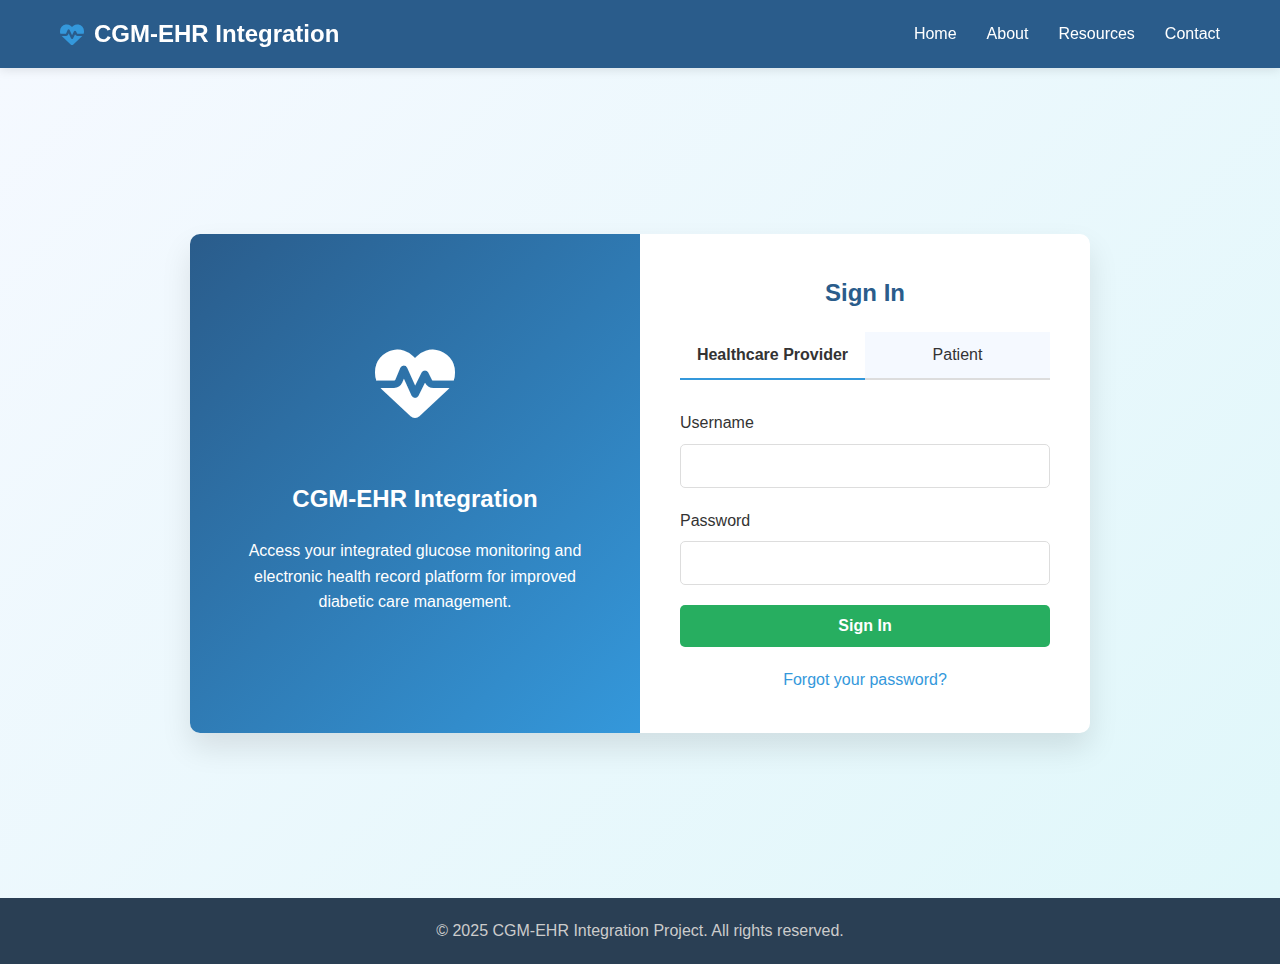
<file: login.html>
<!DOCTYPE html>
<html lang="en">
<head>
    <meta charset="UTF-8">
    <meta name="viewport" content="width=device-width, initial-scale=1.0">
    <title>Login - CGM-EHR Integration</title>
    <link rel="stylesheet" href="https://cdnjs.cloudflare.com/ajax/libs/font-awesome/6.4.0/css/all.min.css">
    <style>
        * {
            margin: 0;
            padding: 0;
            box-sizing: border-box;
        }

        body {
            font-family: 'Arial', sans-serif;
            line-height: 1.6;
            color: #333;
            background-color: #f9f9f9;
        }

        .container {
            max-width: 1200px;
            margin: 0 auto;
            padding: 0 20px;
        }

        /* Header Styles */
        header {
            background-color: #2a5c8b;
            color: white;
            padding: 15px 0;
            position: sticky;
            top: 0;
            z-index: 100;
            box-shadow: 0 2px 10px rgba(0, 0, 0, 0.1);
        }

        .header-container {
            display: flex;
            justify-content: space-between;
            align-items: center;
        }

        .logo {
            font-size: 24px;
            font-weight: bold;
            color: white;
            display: flex;
            align-items: center;
            text-decoration: none;
        }

        .logo i {
            margin-right: 10px;
            color: #3498db;
        }

        nav ul {
            display: flex;
            list-style: none;
        }

        nav ul li {
            margin-left: 30px;
        }

        nav ul li a {
            color: white;
            padding: 5px 0;
            font-weight: 500;
            position: relative;
            text-decoration: none;
        }

        nav ul li a::after {
            content: '';
            position: absolute;
            bottom: -5px;
            left: 0;
            width: 0%;
            height: 2px;
            background-color: #3498db;
            transition: width 0.3s;
        }

        nav ul li a:hover::after {
            width: 100%;
        }

        /* Login Section Styles */
        .login-section {
            padding: 80px 0;
            display: flex;
            justify-content: center;
            align-items: center;
            min-height: calc(100vh - 70px);
            background: linear-gradient(135deg, #f5f9ff 0%, #e0f7fa 100%);
        }

        .login-container {
            display: flex;
            max-width: 900px;
            background-color: white;
            border-radius: 10px;
            overflow: hidden;
            box-shadow: 0 15px 30px rgba(0, 0, 0, 0.1);
        }

        .login-image {
            width: 50%;
            background: linear-gradient(135deg, #2a5c8b 0%, #3498db 100%);
            padding: 40px;
            display: flex;
            flex-direction: column;
            justify-content: center;
            align-items: center;
            color: white;
        }

        .login-image h2 {
            font-size: 24px;
            margin-bottom: 20px;
            color: white;
        }

        .login-image p {
            text-align: center;
            margin-bottom: 30px;
        }

        .login-icon {
            font-size: 80px;
            margin-bottom: 30px;
        }

        .login-form-container {
            width: 50%;
            padding: 40px;
        }

        .login-form-container h2 {
            color: #2a5c8b;
            margin-bottom: 20px;
            font-size: 24px;
            text-align: center;
        }

        .login-tabs {
            display: flex;
            margin-bottom: 30px;
        }

        .login-tab {
            flex: 1;
            text-align: center;
            padding: 10px;
            cursor: pointer;
            background-color: #f5f9ff;
            border-bottom: 2px solid #ddd;
            transition: all 0.3s;
        }

        .login-tab.active {
            background-color: white;
            border-bottom: 2px solid #3498db;
            font-weight: bold;
        }

        .form-group {
            margin-bottom: 20px;
        }

        .form-group label {
            display: block;
            margin-bottom: 8px;
            font-weight: 500;
        }

        .form-group input {
            width: 100%;
            padding: 12px 15px;
            border: 1px solid #ddd;
            border-radius: 5px;
            font-size: 16px;
            transition: border-color 0.3s;
        }

        .form-group input:focus {
            border-color: #3498db;
            outline: none;
        }

        .btn {
            display: inline-block;
            background-color: #27ae60;
            color: white;
            padding: 12px 30px;
            border-radius: 5px;
            font-weight: bold;
            transition: background-color 0.3s, transform 0.3s;
            cursor: pointer;
            width: 100%;
            text-align: center;
            border: none;
            font-size: 16px;
        }

        .btn:hover {
            background-color: #219653;
            transform: translateY(-2px);
        }

        .forgot-password {
            text-align: center;
            margin-top: 20px;
        }

        .forgot-password a {
            color: #3498db;
            text-decoration: none;
        }

        .forgot-password a:hover {
            text-decoration: underline;
        }

        /* Footer */
        footer {
            background-color: #2a3f54;
            color: white;
            padding: 20px 0;
            text-align: center;
        }

        .copyright {
            color: #cccccc;
        }

        /* Error message */
        .error-message {
            color: #e74c3c;
            margin-top: 15px;
            text-align: center;
            display: none;
        }

        /* Responsive styles */
        @media (max-width: 768px) {
            .login-container {
                flex-direction: column;
                max-width: 400px;
            }
            
            .login-image, .login-form-container {
                width: 100%;
            }
            
            .login-image {
                padding: 30px;
            }
        }
    </style>
</head>
<body>
    <!-- Header -->
    <header>
        <div class="container header-container">
            <a href="index.html" class="logo">
                <i class="fas fa-heartbeat"></i>
                CGM-EHR Integration
            </a>
            <nav>
                <ul>
                    <li><a href="index.html">Home</a></li>
                    <li><a href="about.html">About</a></li>
                    <li><a href="resources.html">Resources</a></li>
                    <li><a href="contact.html">Contact</a></li>
                </ul>
            </nav>
        </div>
    </header>

    <!-- Login Section -->
    <section class="login-section">
        <div class="login-container">
            <div class="login-image">
                <div class="login-icon">
                    <i class="fas fa-heartbeat"></i>
                </div>
                <h2>CGM-EHR Integration</h2>
                <p>Access your integrated glucose monitoring and electronic health record platform for improved diabetic care management.</p>
            </div>
            <div class="login-form-container">
                <h2>Sign In</h2>
                <div class="login-tabs">
                    <div class="login-tab active" id="provider-tab">Healthcare Provider</div>
                    <div class="login-tab" id="patient-tab">Patient</div>
                </div>
                <form id="provider-form" action="#" method="post">
                    <div class="form-group">
                        <label for="provider-username">Username</label>
                        <input type="text" id="provider-username" name="username" required>
                    </div>
                    <div class="form-group">
                        <label for="provider-password">Password</label>
                        <input type="password" id="provider-password" name="password" required>
                    </div>
                    <button type="submit" class="btn">Sign In</button>
                    <div class="error-message" id="provider-error">Invalid username or password. Please try again.</div>
                </form>
                <form id="patient-form" action="#" method="post" style="display: none;">
                    <div class="form-group">
                        <label for="patient-username">Patient ID</label>
                        <input type="text" id="patient-username" name="username" required>
                    </div>
                    <div class="form-group">
                        <label for="patient-password">Password</label>
                        <input type="password" id="patient-password" name="password" required>
                    </div>
                    <button type="submit" class="btn">Sign In</button>
                    <div class="error-message" id="patient-error">Invalid patient ID or password. Please try again.</div>
                </form>
                <div class="forgot-password">
                    <a href="#">Forgot your password?</a>
                </div>
            </div>
        </div>
    </section>

    <!-- Footer -->
    <footer>
        <div class="container">
            <div class="copyright">
                &copy; 2025 CGM-EHR Integration Project. All rights reserved.
            </div>
        </div>
    </footer>

    <script>
        document.addEventListener('DOMContentLoaded', function() {
            const providerTab = document.getElementById('provider-tab');
            const patientTab = document.getElementById('patient-tab');
            const providerForm = document.getElementById('provider-form');
            const patientForm = document.getElementById('patient-form');
            
            // Function to switch between tabs
            function switchToTab(tabType) {
                if (tabType === 'patient') {
                    patientTab.classList.add('active');
                    providerTab.classList.remove('active');
                    patientForm.style.display = 'block';
                    providerForm.style.display = 'none';
                } else {
                    // Default to provider tab
                    providerTab.classList.add('active');
                    patientTab.classList.remove('active');
                    providerForm.style.display = 'block';
                    patientForm.style.display = 'none';
                }
                // Clear any error messages
                document.getElementById('provider-error').style.display = 'none';
                document.getElementById('patient-error').style.display = 'none';
            }
            
            // Check URL parameters to determine which tab to show
            const urlParams = new URLSearchParams(window.location.search);
            const userType = urlParams.get('type');
            
            // Set the initial tab based on the URL parameter
            switchToTab(userType);
            
            // Tab switching when clicked
            providerTab.addEventListener('click', function() {
                switchToTab('provider');
            });
            
            patientTab.addEventListener('click', function() {
                switchToTab('patient');
            });
            
            // Provider login form handling
            providerForm.addEventListener('submit', function(e) {
                e.preventDefault();
                const username = document.getElementById('provider-username').value;
                const password = document.getElementById('provider-password').value;
                
                if (username === 'doc' && password === 'password') {
                    // Successful login
                    window.location.href = 'provider_portal.html';
                } else {
                    // Failed login
                    document.getElementById('provider-error').style.display = 'block';
                }
            });
            
            // Patient login form handling
            patientForm.addEventListener('submit', function(e) {
                e.preventDefault();
                const username = document.getElementById('patient-username').value;
                const password = document.getElementById('patient-password').value;
                
                // Check if username is a number between 1 and 100
                const patientId = parseInt(username);
                
                if (!isNaN(patientId) && patientId >= 1 && patientId <= 100 && password === 'password') {
                    // Successful login
                    // Store the patient ID to use in the patient portal
                    localStorage.setItem('patientId', patientId);
                    window.location.href = 'patient_portal.html';
                } else {
                    // Failed login
                    document.getElementById('patient-error').style.display = 'block';
                }
            });
        });
    </script>
</body>
</html>
</file>
